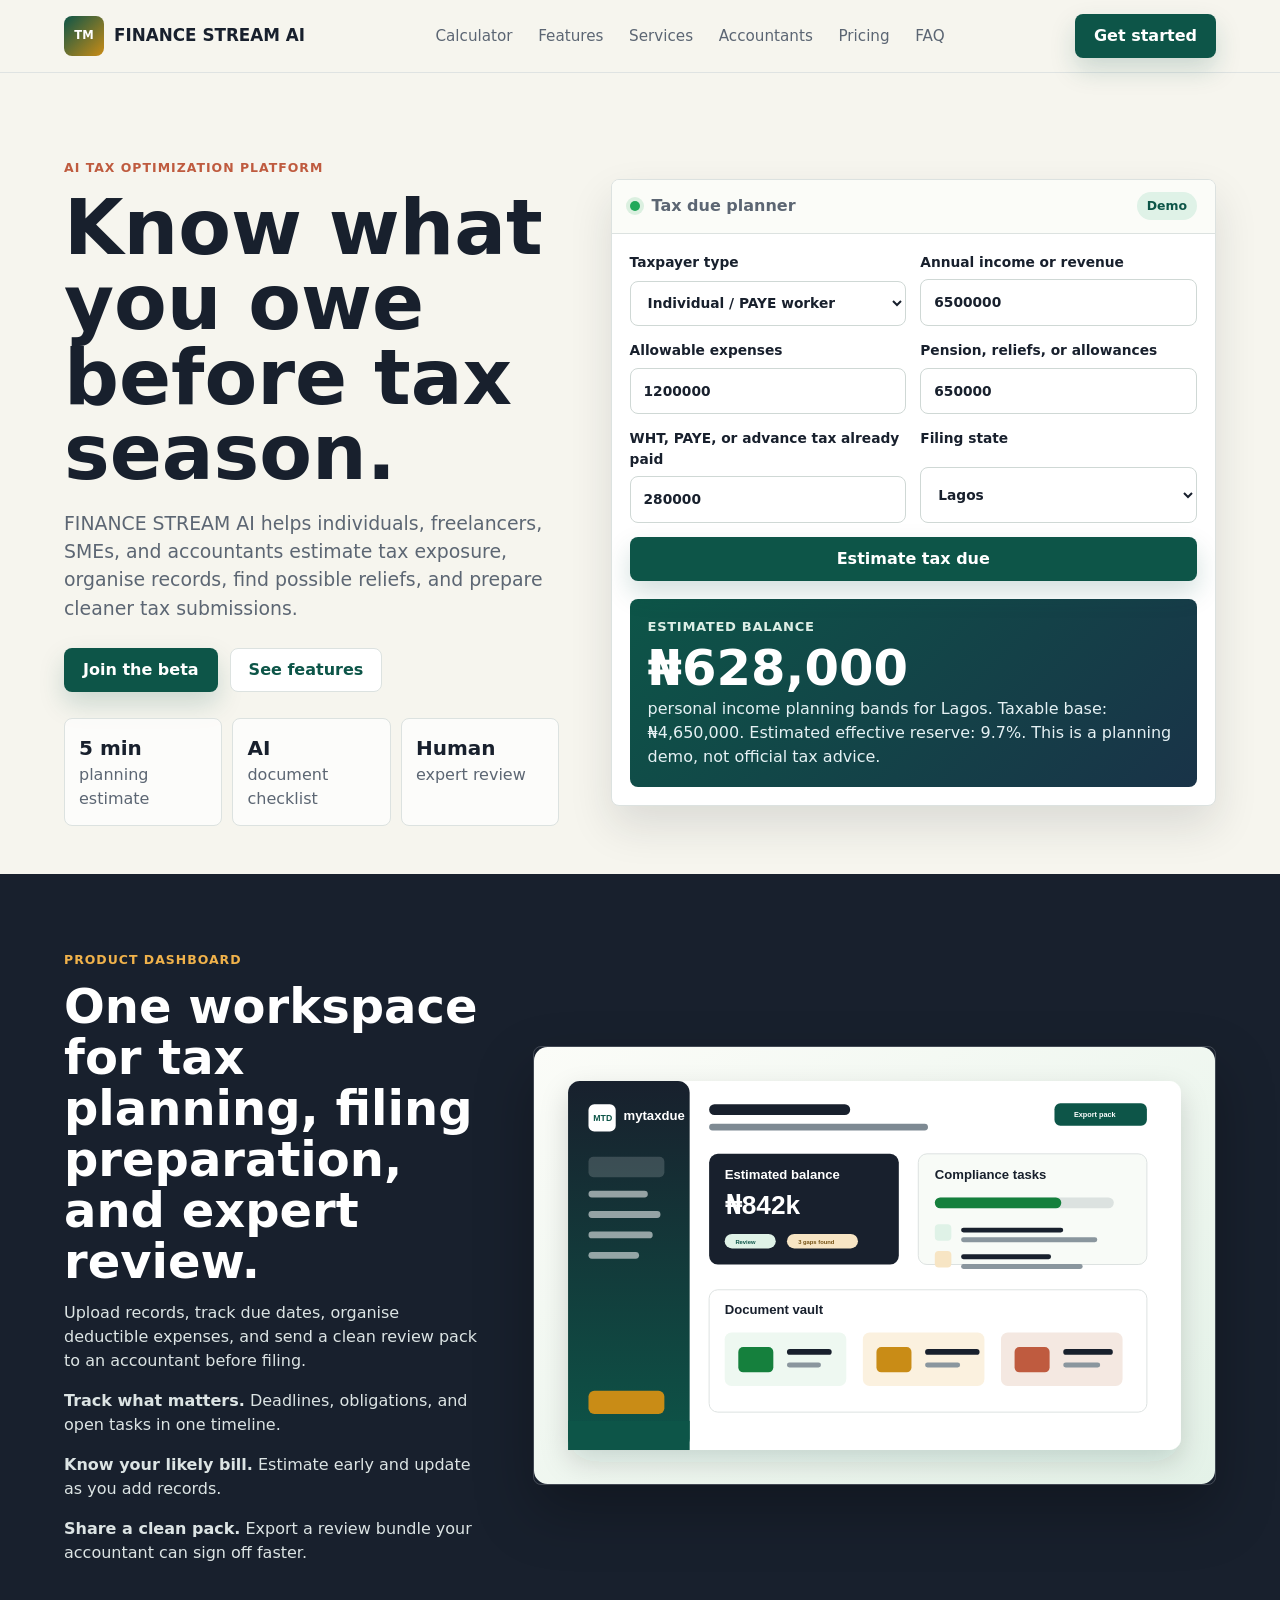
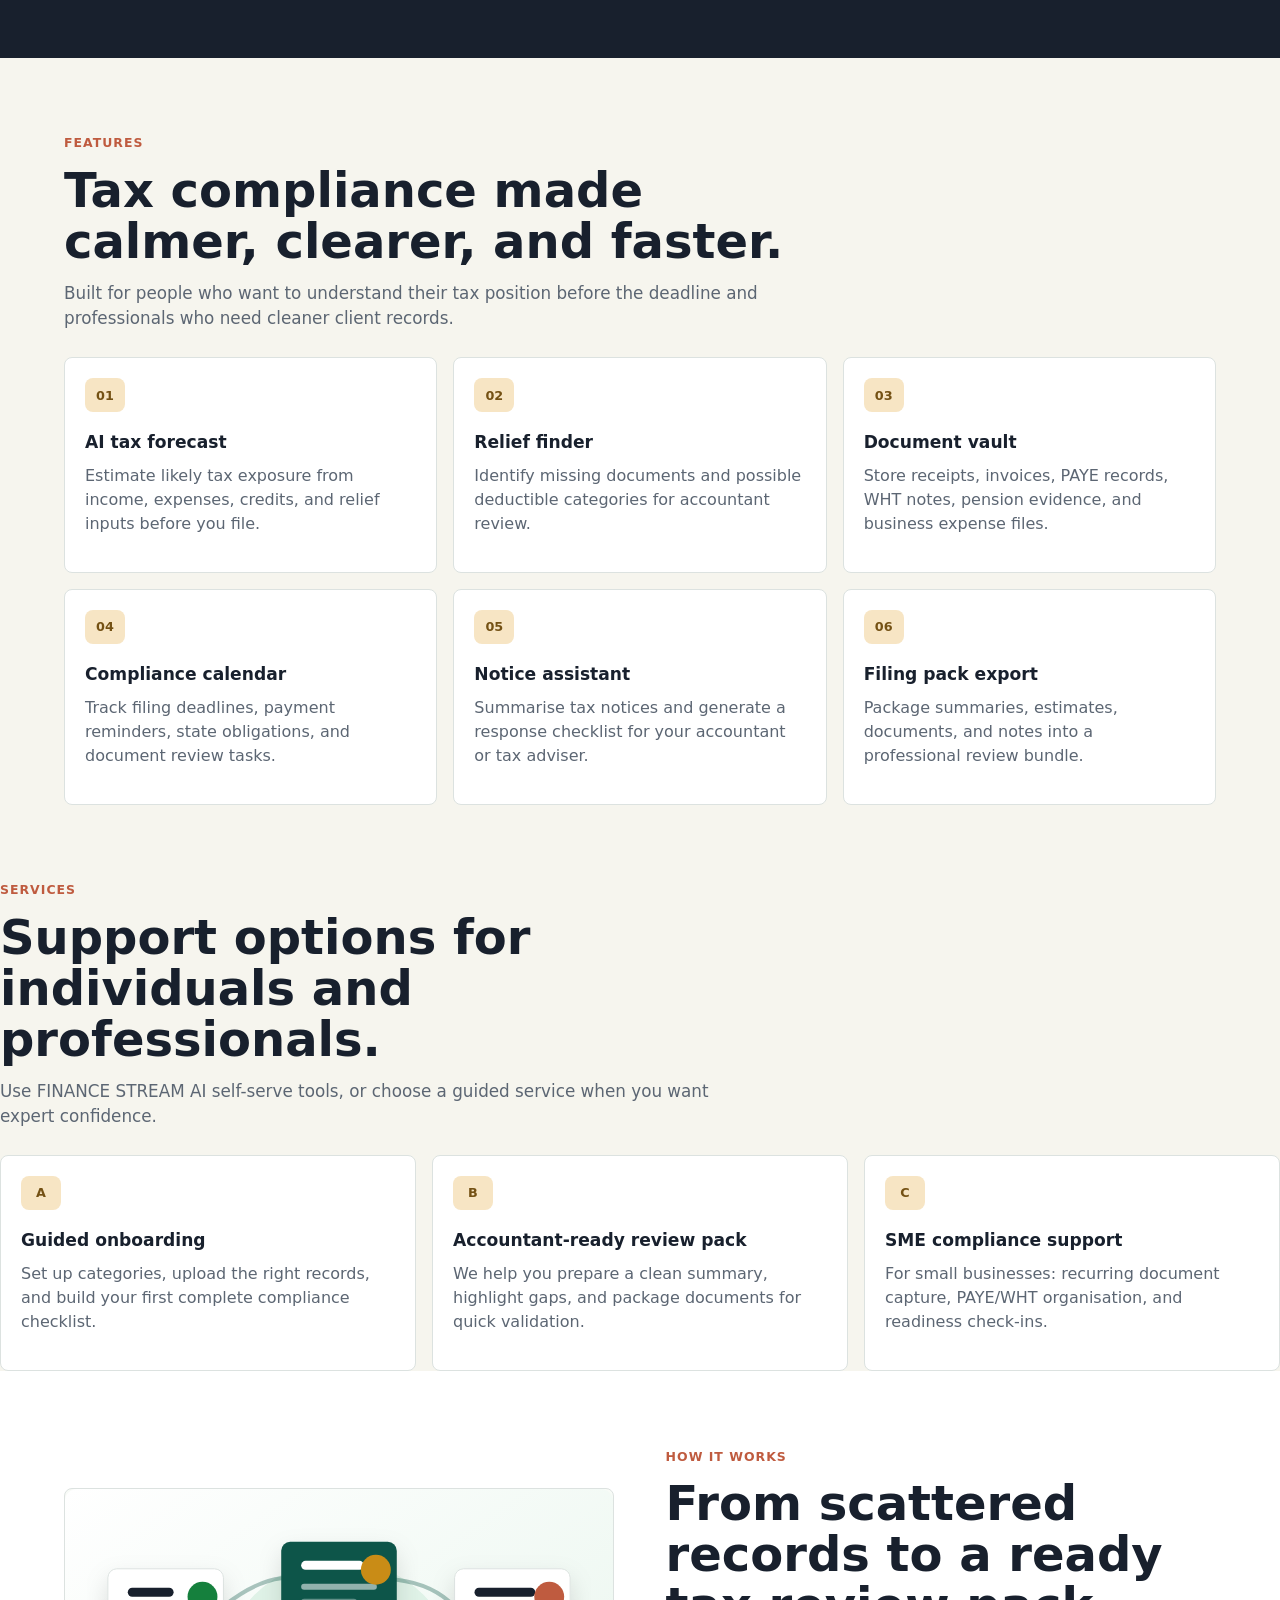
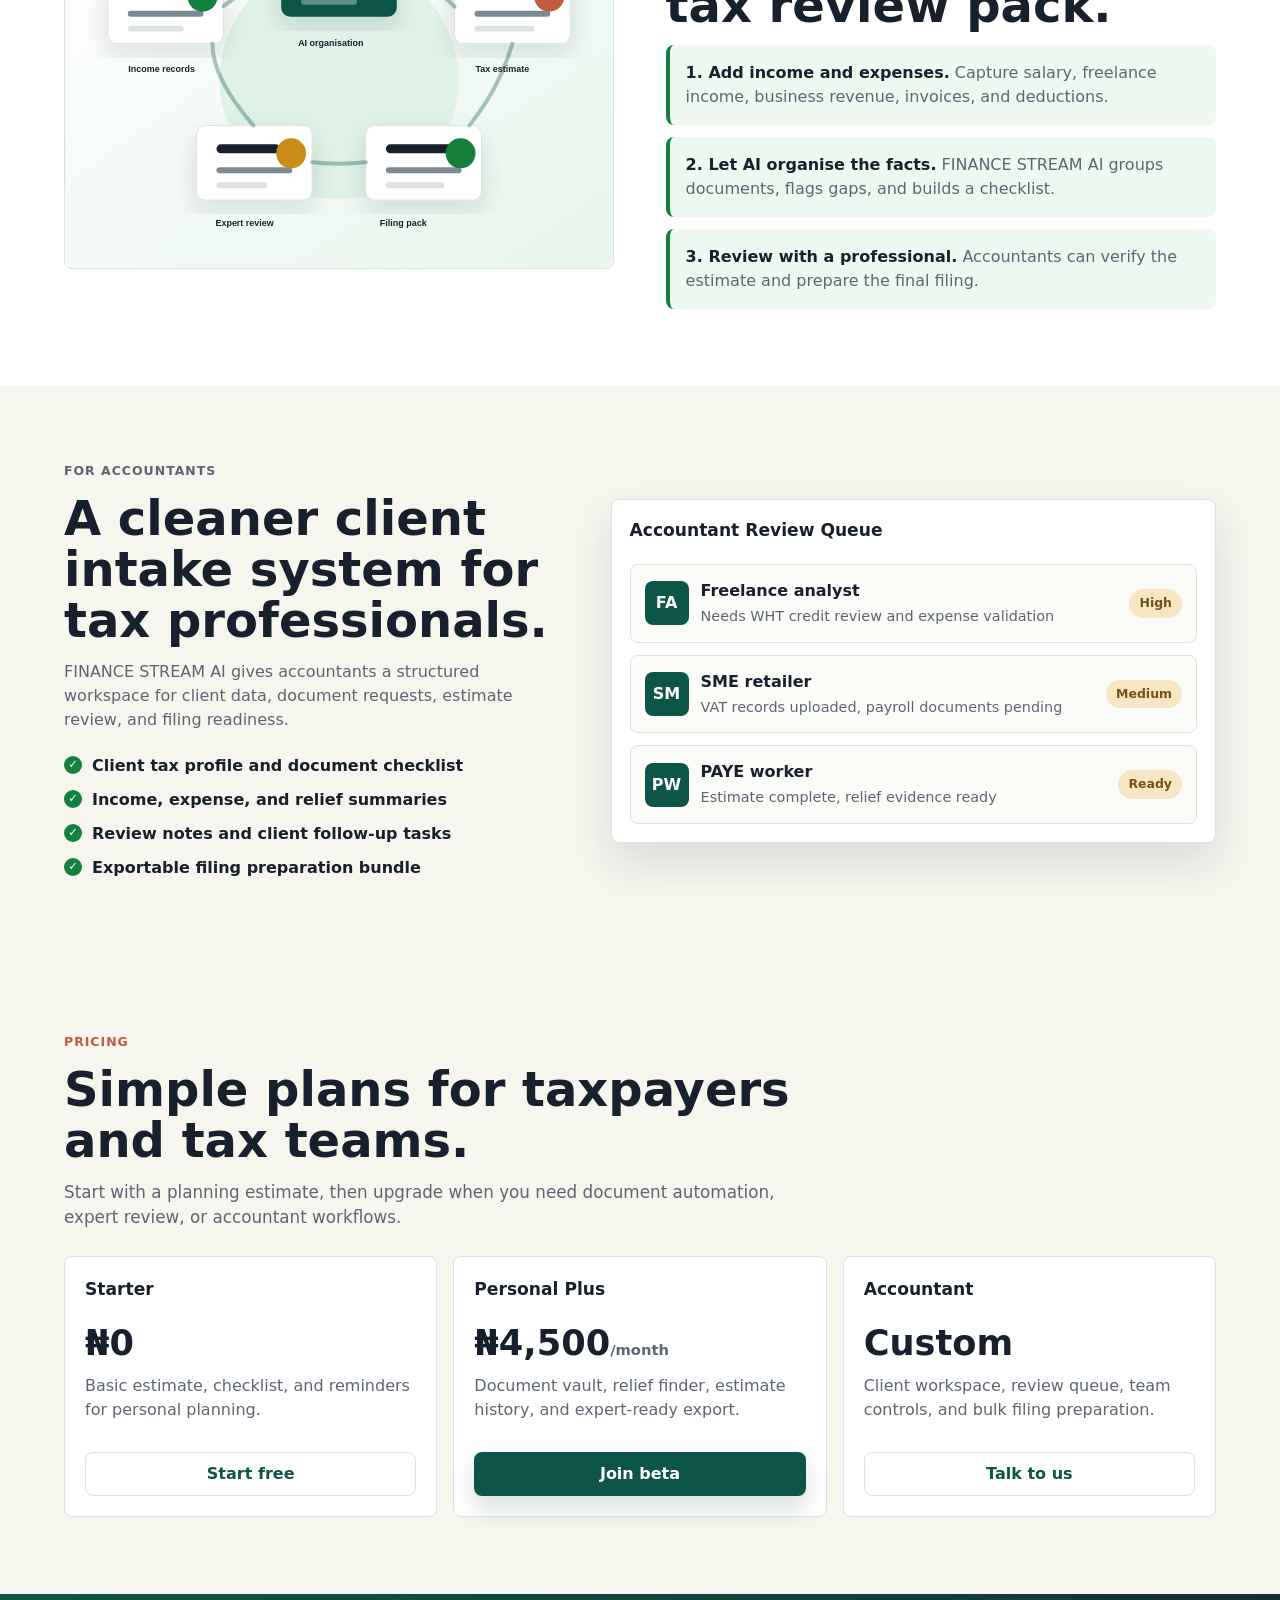
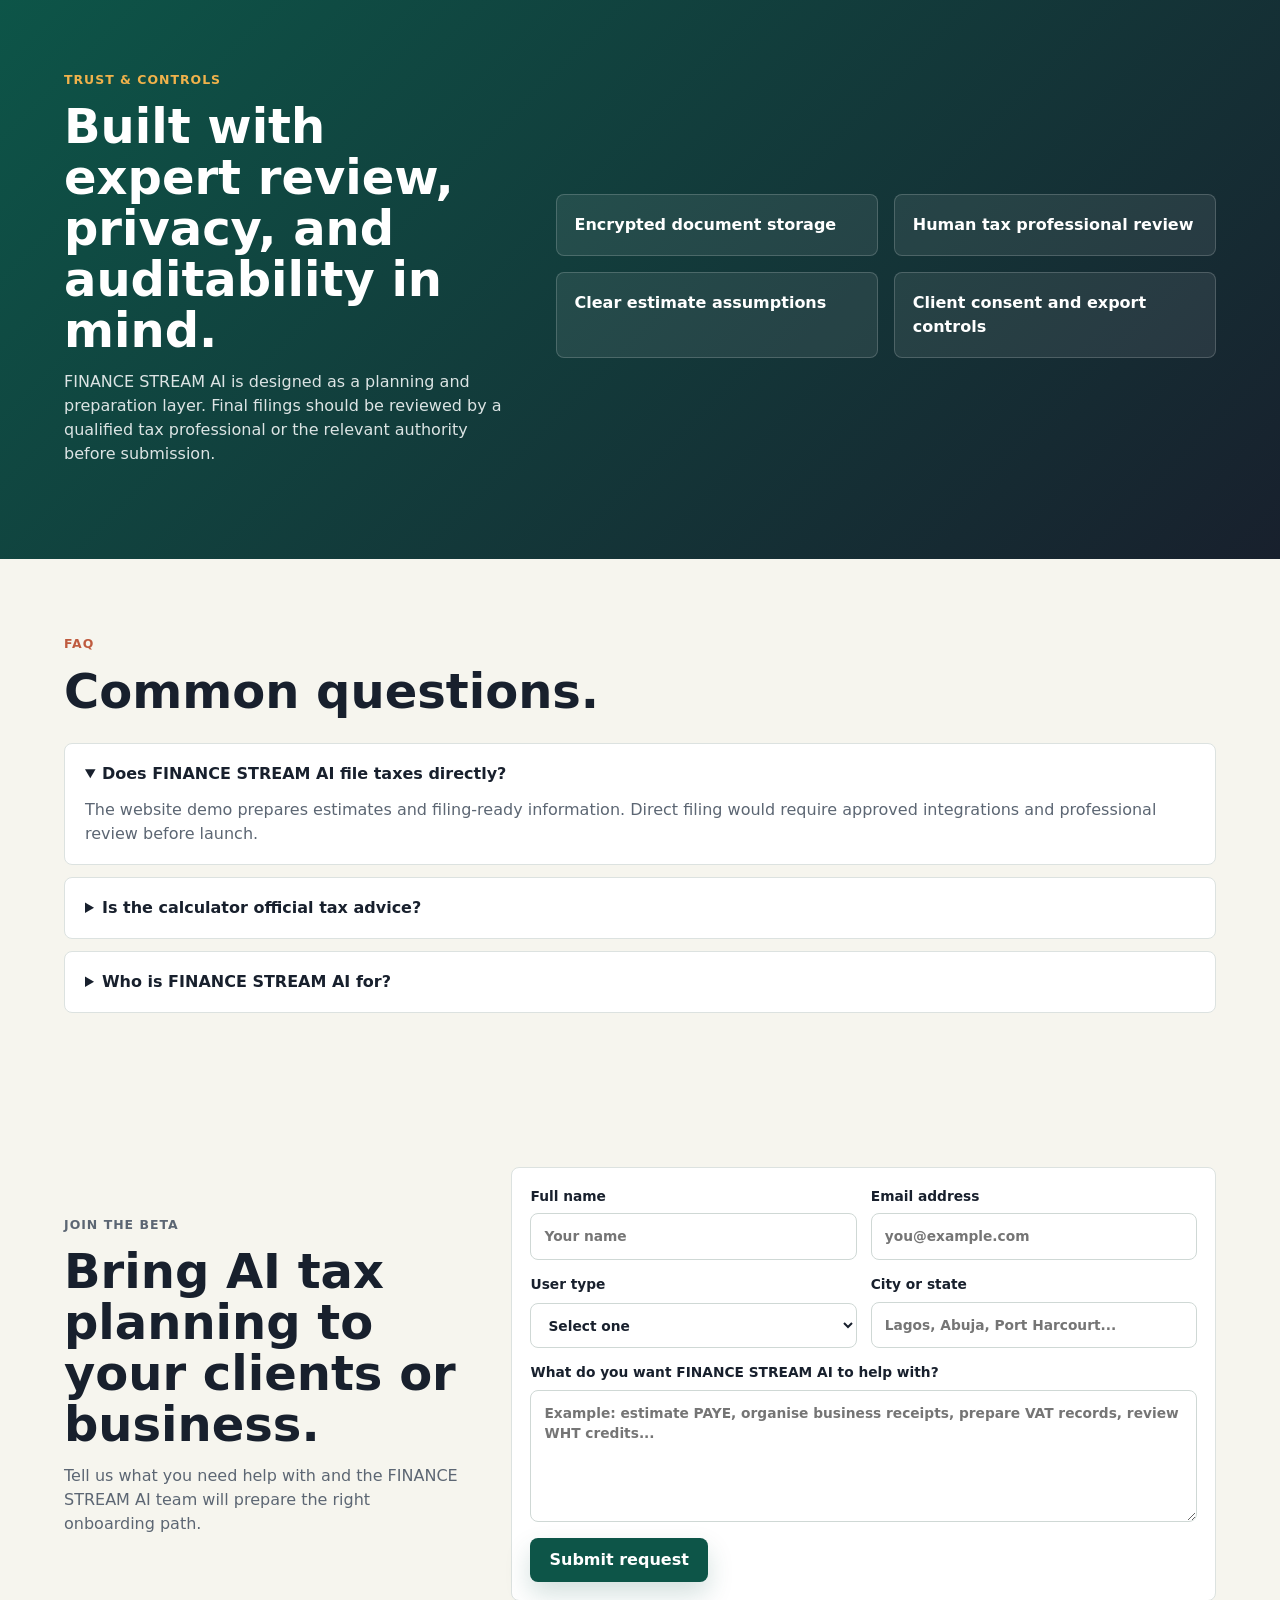
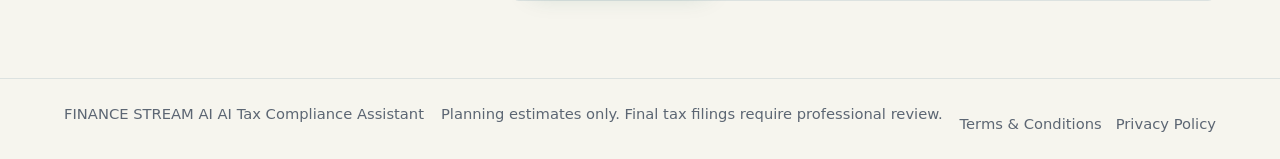
<file: index.html>
﻿<!DOCTYPE html>
<html lang="en">
  <head>
    <meta charset="UTF-8" />
    <meta name="viewport" content="width=device-width, initial-scale=1.0" />
    <title>FINANCE STREAM AI | AI Tax Compliance Assistant</title>
    <meta
      name="description"
      content="FINANCE STREAM AI helps Nigerian taxpayers and businesses estimate tax exposure, organise documents, discover relief opportunities, and prepare for compliant filing."
    />
    <link rel="icon" type="image/svg+xml" href="favicon.svg" />
    <link rel="stylesheet" href="styles.css" />
  </head>
  <body>
    <header class="site-header">
      <a class="brand" href="index.html#top" aria-label="FINANCE STREAM AI home">
        <span class="brand-mark">TM</span>
        <span>FINANCE STREAM AI</span>
      </a>
      <nav class="nav-links" aria-label="Primary navigation">
        <a href="index.html#calculator">Calculator</a>
        <a href="index.html#features">Features</a>
        <a href="index.html#services">Services</a>
        <a href="index.html#accountants">Accountants</a>
        <a href="index.html#pricing">Pricing</a>
        <a href="index.html#faq">FAQ</a>
      </nav>
      <a class="header-action" href="index.html#contact">Get started</a>
    </header>

    <main id="top">
      <section class="hero-shell" id="calculator">
        <div class="hero-copy">
          <p class="eyebrow">AI Tax Optimization Platform</p>
          <h1>Know what you owe before tax season.</h1>
          <p class="lead">
            FINANCE STREAM AI helps individuals, freelancers, SMEs, and accountants
            estimate tax exposure, organise records, find possible reliefs, and
            prepare cleaner tax submissions.
          </p>
          <div class="hero-actions">
            <a class="primary-button" href="index.html#contact">Join the beta</a>
            <a class="secondary-button" href="index.html#features">See features</a>
          </div>
          <div class="proof-strip" aria-label="Platform benefits">
            <span><strong>5 min</strong> planning estimate</span>
            <span><strong>AI</strong> document checklist</span>
            <span><strong>Human</strong> expert review</span>
          </div>
        </div>

        <section class="tax-card" aria-labelledby="estimateTitle">
          <div class="card-toolbar">
            <span class="status-dot"></span>
            <span>Tax due planner</span>
            <span class="toolbar-pill">Demo</span>
          </div>
          <form id="taxForm" class="tax-form">
            <label>
              Taxpayer type
              <select id="taxpayerType">
                <option value="individual">Individual / PAYE worker</option>
                <option value="freelancer">Freelancer / Sole proprietor</option>
                <option value="sme">Registered SME</option>
              </select>
            </label>
            <label>
              Annual income or revenue
              <input id="grossIncome" type="number" min="0" step="1000" value="6500000" />
            </label>
            <label>
              Allowable expenses
              <input id="expenses" type="number" min="0" step="1000" value="1200000" />
            </label>
            <label>
              Pension, reliefs, or allowances
              <input id="reliefs" type="number" min="0" step="1000" value="650000" />
            </label>
            <label>
              WHT, PAYE, or advance tax already paid
              <input id="credits" type="number" min="0" step="1000" value="280000" />
            </label>
            <label>
              Filing state
              <select id="state">
                <option>Lagos</option>
                <option>Abuja FCT</option>
                <option>Rivers</option>
                <option>Kano</option>
                <option>Ogun</option>
                <option>Other Nigerian state</option>
              </select>
            </label>
            <button class="primary-button wide-field" type="submit">Estimate tax due</button>
          </form>
          <div class="estimate-result" id="estimateResult">
            <p id="estimateTitle" class="result-label">Estimated balance</p>
            <strong id="taxDue">₦0</strong>
            <span id="taxSummary">Complete the planner to view an estimate.</span>
          </div>
        </section>
      </section>

      <section class="dashboard-band">
        <div class="dashboard-copy">
          <p class="eyebrow">Product Dashboard</p>
          <h2>One workspace for tax planning, filing preparation, and expert review.</h2>
          <p>
            Upload records, track due dates, organise deductible expenses, and
            send a clean review pack to an accountant before filing.
          </p>
          <div class="mini-list">
            <p><strong>Track what matters.</strong> Deadlines, obligations, and open tasks in one timeline.</p>
            <p><strong>Know your likely bill.</strong> Estimate early and update as you add records.</p>
            <p><strong>Share a clean pack.</strong> Export a review bundle your accountant can sign off faster.</p>
          </div>
        </div>
        <img
          src="assets/tax-dashboard.svg"
          alt="FINANCE STREAM AI dashboard showing tax estimate, compliance tasks, and documents"
          class="dashboard-image"
        />
      </section>

      <section class="features-section" id="features">
        <div class="section-heading">
          <p class="eyebrow">Features</p>
          <h2>Tax compliance made calmer, clearer, and faster.</h2>
          <p>
            Built for people who want to understand their tax position before
            the deadline and professionals who need cleaner client records.
          </p>
        </div>
        <div class="feature-grid">
          <article>
            <span class="feature-icon">01</span>
            <h3>AI tax forecast</h3>
            <p>
              Estimate likely tax exposure from income, expenses, credits, and
              relief inputs before you file.
            </p>
          </article>
          <article>
            <span class="feature-icon">02</span>
            <h3>Relief finder</h3>
            <p>
              Identify missing documents and possible deductible categories for
              accountant review.
            </p>
          </article>
          <article>
            <span class="feature-icon">03</span>
            <h3>Document vault</h3>
            <p>
              Store receipts, invoices, PAYE records, WHT notes, pension
              evidence, and business expense files.
            </p>
          </article>
          <article>
            <span class="feature-icon">04</span>
            <h3>Compliance calendar</h3>
            <p>
              Track filing deadlines, payment reminders, state obligations, and
              document review tasks.
            </p>
          </article>
          <article>
            <span class="feature-icon">05</span>
            <h3>Notice assistant</h3>
            <p>
              Summarise tax notices and generate a response checklist for your
              accountant or tax adviser.
            </p>
          </article>
          <article>
            <span class="feature-icon">06</span>
            <h3>Filing pack export</h3>
            <p>
              Package summaries, estimates, documents, and notes into a
              professional review bundle.
            </p>
          </article>
        </div>
      </section>

      <section class="services-section" id="services">
        <div class="section-heading">
          <p class="eyebrow">Services</p>
          <h2>Support options for individuals and professionals.</h2>
          <p>Use FINANCE STREAM AI self-serve tools, or choose a guided service when you want expert confidence.</p>
        </div>
        <div class="feature-grid">
          <article>
            <span class="feature-icon">A</span>
            <h3>Guided onboarding</h3>
            <p>Set up categories, upload the right records, and build your first complete compliance checklist.</p>
          </article>
          <article>
            <span class="feature-icon">B</span>
            <h3>Accountant-ready review pack</h3>
            <p>We help you prepare a clean summary, highlight gaps, and package documents for quick validation.</p>
          </article>
          <article>
            <span class="feature-icon">C</span>
            <h3>SME compliance support</h3>
            <p>For small businesses: recurring document capture, PAYE/WHT organisation, and readiness check-ins.</p>
          </article>
        </div>
      </section>
      <section class="workflow-section">
        <img
          src="assets/tax-workflow.svg"
          alt="Tax workflow from income records to expert review and filing readiness"
          class="workflow-image"
        />
        <div>
          <p class="eyebrow">How It Works</p>
          <h2>From scattered records to a ready tax review pack.</h2>
          <div class="workflow-list">
            <p><strong>1. Add income and expenses.</strong> Capture salary, freelance income, business revenue, invoices, and deductions.</p>
            <p><strong>2. Let AI organise the facts.</strong> FINANCE STREAM AI groups documents, flags gaps, and builds a checklist.</p>
            <p><strong>3. Review with a professional.</strong> Accountants can verify the estimate and prepare the final filing.</p>
          </div>
        </div>
      </section>

      <section class="accountant-section" id="accountants">
        <div class="accountant-copy">
          <p class="eyebrow">For Accountants</p>
          <h2>A cleaner client intake system for tax professionals.</h2>
          <p>
            FINANCE STREAM AI gives accountants a structured workspace for client data,
            document requests, estimate review, and filing readiness.
          </p>
          <ul class="check-list">
            <li>Client tax profile and document checklist</li>
            <li>Income, expense, and relief summaries</li>
            <li>Review notes and client follow-up tasks</li>
            <li>Exportable filing preparation bundle</li>
          </ul>
        </div>
        <div class="accountant-panel">
          <h3>Accountant Review Queue</h3>
          <div class="queue-item">
            <span>FA</span>
            <div>
              <strong>Freelance analyst</strong>
              <p>Needs WHT credit review and expense validation</p>
            </div>
            <em>High</em>
          </div>
          <div class="queue-item">
            <span>SM</span>
            <div>
              <strong>SME retailer</strong>
              <p>VAT records uploaded, payroll documents pending</p>
            </div>
            <em>Medium</em>
          </div>
          <div class="queue-item">
            <span>PW</span>
            <div>
              <strong>PAYE worker</strong>
              <p>Estimate complete, relief evidence ready</p>
            </div>
            <em>Ready</em>
          </div>
        </div>
      </section>

      <section class="pricing-section" id="pricing">
        <div class="section-heading">
          <p class="eyebrow">Pricing</p>
          <h2>Simple plans for taxpayers and tax teams.</h2>
          <p>
            Start with a planning estimate, then upgrade when you need document
            automation, expert review, or accountant workflows.
          </p>
        </div>
        <div class="pricing-grid">
          <article>
            <h3>Starter</h3>
            <p class="price">₦0</p>
            <p>Basic estimate, checklist, and reminders for personal planning.</p>
            <a class="secondary-button" href="index.html#contact">Start free</a>
          </article>
          <article class="featured-plan">
            <h3>Personal Plus</h3>
            <p class="price">₦4,500<span>/month</span></p>
            <p>Document vault, relief finder, estimate history, and expert-ready export.</p>
            <a class="primary-button" href="index.html#contact">Join beta</a>
          </article>
          <article>
            <h3>Accountant</h3>
            <p class="price">Custom</p>
            <p>Client workspace, review queue, team controls, and bulk filing preparation.</p>
            <a class="secondary-button" href="index.html#contact">Talk to us</a>
          </article>
        </div>
      </section>

      <section class="security-section">
        <div>
          <p class="eyebrow">Trust & Controls</p>
          <h2>Built with expert review, privacy, and auditability in mind.</h2>
          <p>
            FINANCE STREAM AI is designed as a planning and preparation layer. Final
            filings should be reviewed by a qualified tax professional or the
            relevant authority before submission.
          </p>
        </div>
        <div class="security-grid">
          <span>Encrypted document storage</span>
          <span>Human tax professional review</span>
          <span>Clear estimate assumptions</span>
          <span>Client consent and export controls</span>
        </div>
      </section>

      <section class="faq-section" id="faq">
        <div class="section-heading">
          <p class="eyebrow">FAQ</p>
          <h2>Common questions.</h2>
        </div>
        <div class="faq-list">
          <details open>
            <summary>Does FINANCE STREAM AI file taxes directly?</summary>
            <p>
              The website demo prepares estimates and filing-ready information.
              Direct filing would require approved integrations and professional
              review before launch.
            </p>
          </details>
          <details>
            <summary>Is the calculator official tax advice?</summary>
            <p>
              No. It is a planning demo that helps users understand possible
              exposure. Final tax positions should be verified by a qualified
              adviser or tax authority.
            </p>
          </details>
          <details>
            <summary>Who is FINANCE STREAM AI for?</summary>
            <p>
              Individuals, freelancers, SMEs, and accountants who need a clearer
              way to organise tax information and prepare for compliance.
            </p>
          </details>
        </div>
      </section>

      <section class="contact-section" id="contact">
        <div class="contact-copy">
          <p class="eyebrow">Join The Beta</p>
          <h2>Bring AI tax planning to your clients or business.</h2>
          <p>
            Tell us what you need help with and the FINANCE STREAM AI team will prepare
            the right onboarding path.
          </p>
        </div>
        <form class="contact-form" id="contactForm">
          <div class="form-grid">
            <label>
              Full name
              <input id="leadName" type="text" placeholder="Your name" required />
            </label>
            <label>
              Email address
              <input id="leadEmail" type="email" placeholder="you@example.com" required />
            </label>
            <label>
              User type
              <select id="leadType" required>
                <option value="">Select one</option>
                <option>Individual taxpayer</option>
                <option>Freelancer</option>
                <option>SME owner</option>
                <option>Accountant / tax adviser</option>
              </select>
            </label>
            <label>
              City or state
              <input id="leadLocation" type="text" placeholder="Lagos, Abuja, Port Harcourt..." required />
            </label>
            <label class="wide-field">
              What do you want FINANCE STREAM AI to help with?
              <textarea
                id="leadMessage"
                rows="5"
                placeholder="Example: estimate PAYE, organise business receipts, prepare VAT records, review WHT credits..."
                required
              ></textarea>
            </label>
          </div>
          <div class="form-actions">
            <button class="primary-button" type="submit">Submit request</button>
            <p class="form-status" id="formStatus" role="status" aria-live="polite"></p>
          </div>
        </form>
      </section>
    </main>

    <footer class="site-footer">
      <span>FINANCE STREAM AI AI Tax Compliance Assistant</span>
      <span>Planning estimates only. Final tax filings require professional review.</span>
    
      <div class="footer-links" style="margin-top:10px; display:flex; gap:14px; flex-wrap:wrap">
        <a href="terms.html">Terms &amp; Conditions</a>
        <a href="privacy.html">Privacy Policy</a>
      </div>
</footer>

    <script src="script.js"></script>
  </body>
</html>
</file>
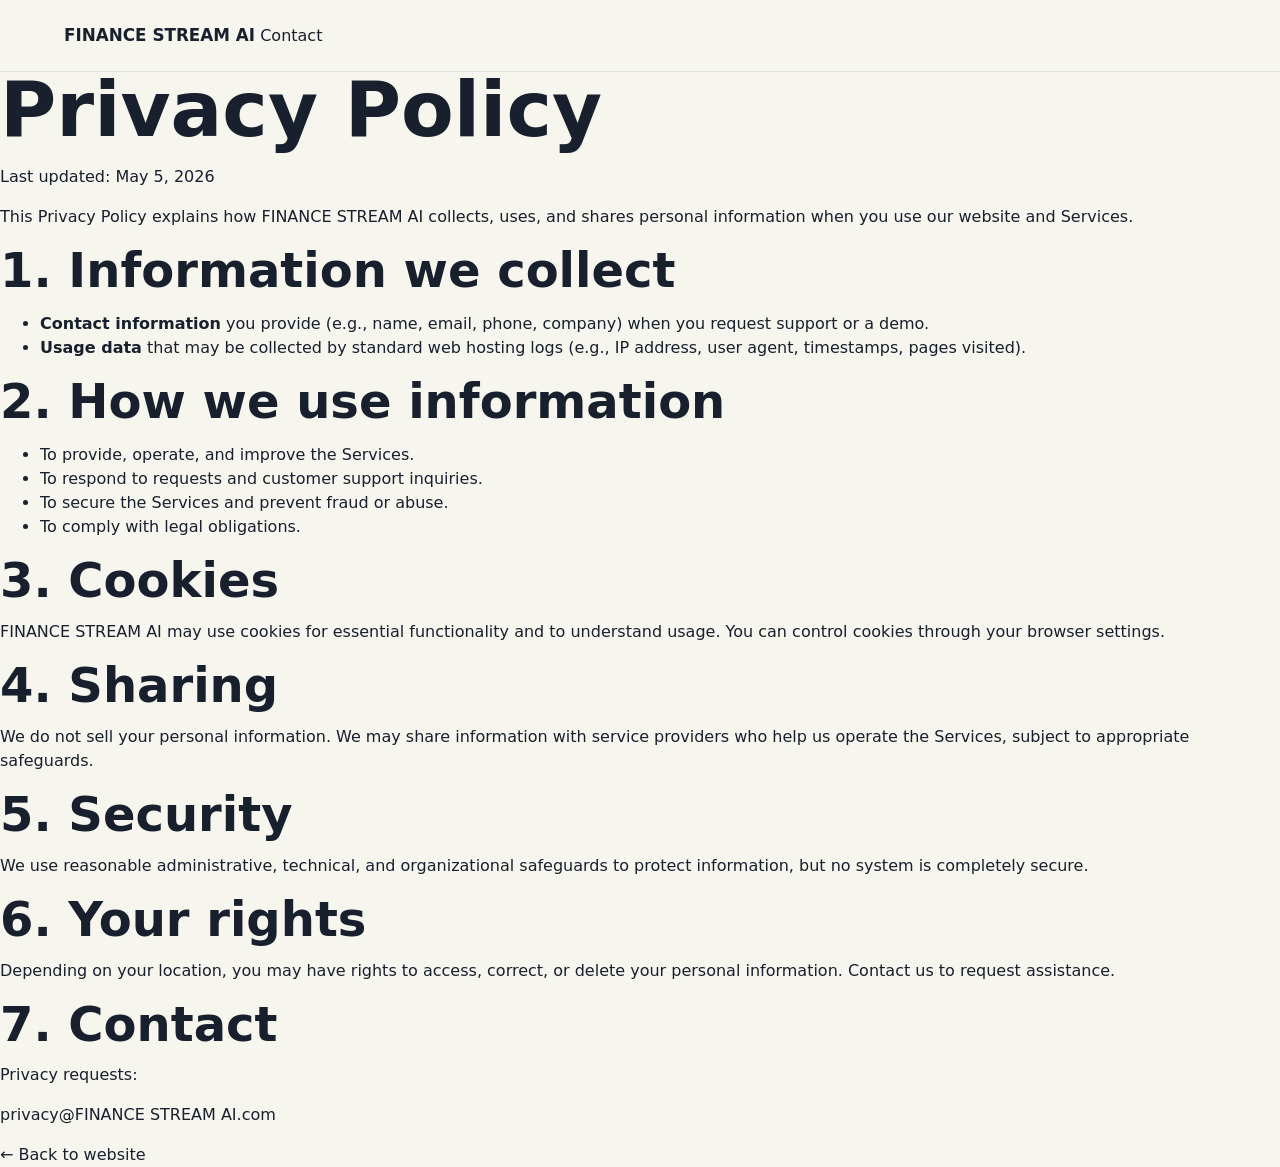
<file: privacy.html>
﻿<!doctype html>
<html lang="en">
<head>
  <meta charset="utf-8" />
  <meta name="viewport" content="width=device-width, initial-scale=1" />
  <title>Privacy Policy — FINANCE STREAM AI</title>
  <meta name="description" content="FINANCE STREAM AI Privacy Policy" />
  <link rel="icon" type="image/svg+xml" href="favicon.svg" />
  <link rel="stylesheet" href="styles.css" />
</head>
<body>
  <header class="site-header" id="top">
    <nav class="nav">
      <a class="brand" href="index.html" aria-label="Back to FINANCE STREAM AI">
        <span class="brand-text">FINANCE STREAM AI</span>
      </a>
      <a class="btn btn-ghost" href="index.html#contact">Contact</a>
    </nav>
  </header>

  <main class="legal">
    <div class="container">
      <h1>Privacy Policy</h1>
      <p class="muted">Last updated: May 5, 2026</p>

      <div class="legal-card">
        <p>This Privacy Policy explains how FINANCE STREAM AI collects, uses, and shares personal information when you use our website and Services.</p>

        <h2>1. Information we collect</h2>
        <ul>
          <li><strong>Contact information</strong> you provide (e.g., name, email, phone, company) when you request support or a demo.</li>
          <li><strong>Usage data</strong> that may be collected by standard web hosting logs (e.g., IP address, user agent, timestamps, pages visited).</li>
        </ul>

        <h2>2. How we use information</h2>
        <ul>
          <li>To provide, operate, and improve the Services.</li>
          <li>To respond to requests and customer support inquiries.</li>
          <li>To secure the Services and prevent fraud or abuse.</li>
          <li>To comply with legal obligations.</li>
        </ul>

        <h2>3. Cookies</h2>
        <p>FINANCE STREAM AI may use cookies for essential functionality and to understand usage. You can control cookies through your browser settings.</p>

        <h2>4. Sharing</h2>
        <p>We do not sell your personal information. We may share information with service providers who help us operate the Services, subject to appropriate safeguards.</p>

        <h2>5. Security</h2>
        <p>We use reasonable administrative, technical, and organizational safeguards to protect information, but no system is completely secure.</p>

        <h2>6. Your rights</h2>
        <p>Depending on your location, you may have rights to access, correct, or delete your personal information. Contact us to request assistance.</p>

        <h2>7. Contact</h2>
        <p>Privacy requests: <p>privacy@FINANCE STREAM AI.com </p> </p>
      </div>

      <a class="backlink" href="index.html">← Back to website</a>
    </div>
  </main>

 
</body>
</html>
</file>
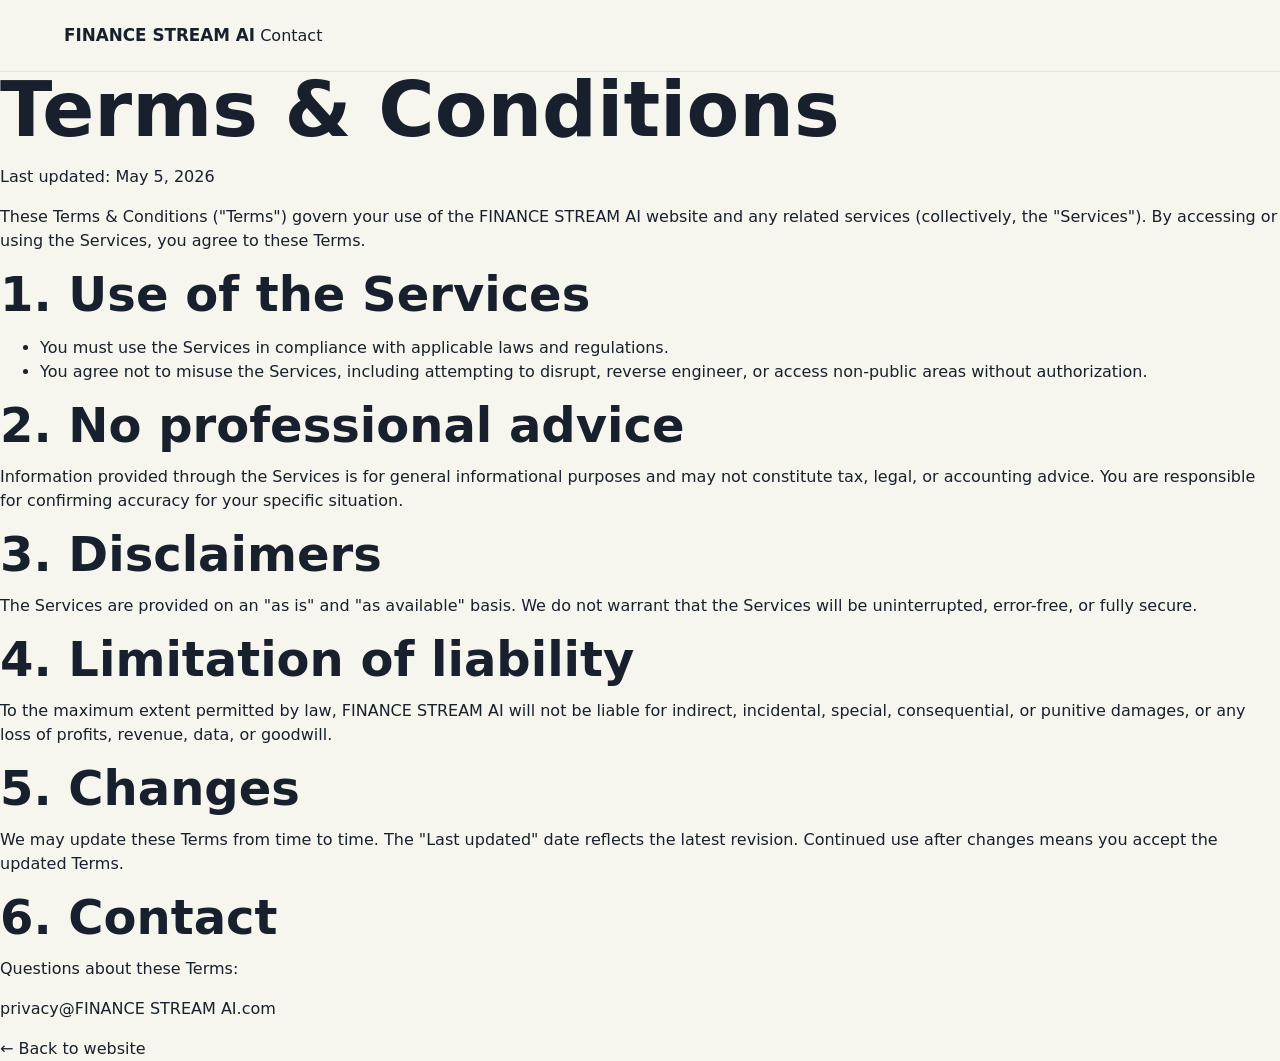
<file: terms.html>
﻿<!doctype html>
<html lang="en">
<head>
  <meta charset="utf-8" />
  <meta name="viewport" content="width=device-width, initial-scale=1" />
  <title>Terms & Conditions — FINANCE STREAM AI</title>
  <meta name="description" content="FINANCE STREAM AI Terms & Conditions" />
  <link rel="stylesheet" href="styles.css" />
  <link rel="icon" type="image/svg+xml" href="favicon.svg" />
</head>
<body>
  <header class="site-header" id="top">
    <nav class="nav">
      <a class="brand" href="index.html" aria-label="Back to FINANCE STREAM AI">
        <span class="brand-text">FINANCE STREAM AI</span>
      </a>
      <a class="btn btn-ghost" href="index.html#contact">Contact</a>
    </nav>
  </header>

  <main class="legal">
    <div class="container">
      <h1>Terms & Conditions</h1>
      <p class="muted">Last updated: May 5, 2026</p>

      <div class="legal-card">
        <p>These Terms & Conditions ("Terms") govern your use of the FINANCE STREAM AI website and any related services (collectively, the "Services"). By accessing or using the Services, you agree to these Terms.</p>

        <h2>1. Use of the Services</h2>
        <ul>
          <li>You must use the Services in compliance with applicable laws and regulations.</li>
          <li>You agree not to misuse the Services, including attempting to disrupt, reverse engineer, or access non-public areas without authorization.</li>
        </ul>

        <h2>2. No professional advice</h2>
        <p>Information provided through the Services is for general informational purposes and may not constitute tax, legal, or accounting advice. You are responsible for confirming accuracy for your specific situation.</p>

        <h2>3. Disclaimers</h2>
        <p>The Services are provided on an "as is" and "as available" basis. We do not warrant that the Services will be uninterrupted, error-free, or fully secure.</p>

        <h2>4. Limitation of liability</h2>
        <p>To the maximum extent permitted by law, FINANCE STREAM AI will not be liable for indirect, incidental, special, consequential, or punitive damages, or any loss of profits, revenue, data, or goodwill.</p>

        <h2>5. Changes</h2>
        <p>We may update these Terms from time to time. The "Last updated" date reflects the latest revision. Continued use after changes means you accept the updated Terms.</p>

        <h2>6. Contact</h2>
        <p>Questions about these Terms: <p>privacy@FINANCE STREAM AI.com </p> </p>
      </div>

      <a class="backlink" href="index.html">← Back to website</a>
    </div>
  </main>
</file>
<file: styles.css>
:root {
  --ink: #18202d;
  --muted: #5c6673;
  --paper: #f6f5ee;
  --panel: #ffffff;
  --line: #dce2e0;
  --forest: #0d5548;
  --green: #15803d;
  --mint: #dff2e7;
  --amber: #c98c16;
  --clay: #bf5b3f;
  --sky: #e5f1f4;
  --shadow: 0 20px 44px rgba(24, 32, 45, 0.12);
  --radius: 8px;
}

* {
  box-sizing: border-box;
}

html {
  scroll-behavior: smooth;
}

body {
  margin: 0;
  background: var(--paper);
  color: var(--ink);
  font-family: Inter, ui-sans-serif, system-ui, -apple-system, BlinkMacSystemFont,
    "Segoe UI", sans-serif;
  line-height: 1.5;
}

img,
svg {
  display: block;
  max-width: 100%;
}

a {
  color: inherit;
  text-decoration: none;
}

button,
input,
select,
textarea {
  font: inherit;
}

button {
  cursor: pointer;
}

.site-header {
  position: sticky;
  top: 0;
  z-index: 20;
  display: flex;
  align-items: center;
  justify-content: space-between;
  gap: 20px;
  min-height: 72px;
  padding: 14px clamp(18px, 5vw, 64px);
  background: rgba(246, 245, 238, 0.94);
  border-bottom: 1px solid rgba(220, 226, 224, 0.9);
  backdrop-filter: blur(14px);
}

.brand {
  display: inline-flex;
  align-items: center;
  gap: 10px;
  min-width: max-content;
  font-size: 1.05rem;
  font-weight: 850;
}

.brand-mark {
  display: grid;
  place-items: center;
  width: 40px;
  height: 40px;
  border-radius: var(--radius);
  color: #fff;
  background: linear-gradient(135deg, var(--forest), var(--amber));
  font-size: 0.72rem;
}

.nav-links {
  display: flex;
  align-items: center;
  justify-content: center;
  gap: clamp(12px, 2vw, 28px);
  color: var(--muted);
  font-size: 0.95rem;
}

.nav-links a {
  padding: 8px 0;
}

.nav-links a:hover {
  color: var(--forest);
}

.header-action,
.primary-button,
.secondary-button {
  display: inline-flex;
  align-items: center;
  justify-content: center;
  min-height: 44px;
  border: 1px solid transparent;
  border-radius: var(--radius);
  padding: 0 18px;
  font-weight: 800;
  white-space: nowrap;
  transition: transform 160ms ease, box-shadow 160ms ease, border-color 160ms ease;
}

.header-action,
.primary-button {
  color: #fff;
  background: var(--forest);
  box-shadow: 0 12px 26px rgba(13, 85, 72, 0.18);
}

.secondary-button {
  color: var(--forest);
  background: #fff;
  border-color: var(--line);
}

.header-action:hover,
.primary-button:hover,
.secondary-button:hover {
  transform: translateY(-1px);
  box-shadow: 0 14px 30px rgba(24, 32, 45, 0.13);
}

.hero-shell {
  display: grid;
  grid-template-columns: minmax(0, 0.9fr) minmax(420px, 1.1fr);
  gap: clamp(24px, 4vw, 52px);
  align-items: center;
  padding: clamp(38px, 7vw, 86px) clamp(18px, 5vw, 64px) 48px;
}

.hero-copy {
  max-width: 650px;
}

.eyebrow {
  margin: 0 0 12px;
  color: var(--clay);
  font-size: 0.78rem;
  font-weight: 900;
  letter-spacing: 0.08em;
  text-transform: uppercase;
}

h1,
h2,
h3,
p {
  margin-top: 0;
}

h1 {
  margin-bottom: 18px;
  font-size: clamp(2.35rem, 7vw, 4.8rem);
  line-height: 0.98;
  letter-spacing: 0;
}

h2 {
  margin-bottom: 14px;
  font-size: clamp(1.85rem, 4vw, 3rem);
  line-height: 1.06;
  letter-spacing: 0;
}

h3 {
  margin-bottom: 8px;
  font-size: 1.07rem;
}

.lead {
  max-width: 60ch;
  color: var(--muted);
  font-size: clamp(1.02rem, 2vw, 1.18rem);
}

.hero-actions {
  display: flex;
  flex-wrap: wrap;
  gap: 12px;
  margin: 26px 0;
}

.proof-strip {
  display: grid;
  grid-template-columns: repeat(3, minmax(0, 1fr));
  gap: 10px;
  max-width: 580px;
}

.proof-strip span {
  min-height: 76px;
  border: 1px solid var(--line);
  border-radius: var(--radius);
  padding: 14px;
  background: rgba(255, 255, 255, 0.7);
  color: var(--muted);
}

.proof-strip strong {
  display: block;
  color: var(--ink);
  font-size: 1.25rem;
}

.tax-card,
.feature-grid article,
.pricing-grid article,
.accountant-panel,
.contact-form,
.faq-list details {
  border: 1px solid var(--line);
  border-radius: var(--radius);
  background: var(--panel);
  box-shadow: var(--shadow);
}

.tax-card {
  overflow: hidden;
}

.card-toolbar {
  display: flex;
  align-items: center;
  justify-content: space-between;
  gap: 12px;
  min-height: 54px;
  padding: 0 18px;
  border-bottom: 1px solid var(--line);
  background: #fbfcf8;
  color: var(--muted);
  font-weight: 800;
}

.status-dot {
  width: 10px;
  height: 10px;
  border-radius: 50%;
  background: #22a95a;
  box-shadow: 0 0 0 4px rgba(34, 169, 90, 0.15);
}

.toolbar-pill {
  margin-left: auto;
  border-radius: 999px;
  padding: 5px 10px;
  color: var(--forest);
  background: var(--mint);
  font-size: 0.78rem;
}

.tax-form {
  display: grid;
  grid-template-columns: repeat(2, minmax(0, 1fr));
  gap: 14px;
  padding: 18px;
}

label {
  display: grid;
  gap: 7px;
  color: var(--ink);
  font-size: 0.86rem;
  font-weight: 800;
}

input,
select,
textarea {
  width: 100%;
  border: 1px solid #cfd8d5;
  border-radius: var(--radius);
  background: #fff;
  color: var(--ink);
  padding: 12px 13px;
  outline: none;
}

textarea {
  min-height: 132px;
  resize: vertical;
}

input:focus,
select:focus,
textarea:focus {
  border-color: var(--green);
  box-shadow: 0 0 0 4px rgba(21, 128, 61, 0.1);
}

.wide-field {
  grid-column: 1 / -1;
}

.estimate-result {
  display: grid;
  gap: 4px;
  margin: 0 18px 18px;
  border-radius: var(--radius);
  padding: 18px;
  color: #fff;
  background: linear-gradient(135deg, var(--forest), #193348);
}

.result-label {
  margin-bottom: 2px;
  color: #dceee6;
  font-size: 0.82rem;
  font-weight: 850;
  letter-spacing: 0.05em;
  text-transform: uppercase;
}

.estimate-result strong {
  font-size: clamp(2rem, 5vw, 3.1rem);
  line-height: 1.02;
}

.estimate-result span {
  color: #e5f1f4;
}

.dashboard-band,
.workflow-section,
.accountant-section,
.security-section,
.contact-section {
  display: grid;
  gap: clamp(24px, 4vw, 52px);
  align-items: center;
  padding: clamp(38px, 6vw, 80px) clamp(18px, 5vw, 64px);
}

.dashboard-band {
  grid-template-columns: minmax(0, 0.76fr) minmax(380px, 1.24fr);
  background: var(--ink);
  color: #fff;
}

.dashboard-band .eyebrow {
  color: #f0b24b;
}

.dashboard-band p:not(.eyebrow) {
  color: #dce4e4;
}

.dashboard-image {
  width: 100%;
  border: 1px solid rgba(255, 255, 255, 0.18);
  border-radius: var(--radius);
  box-shadow: 0 26px 58px rgba(0, 0, 0, 0.28);
}

.features-section,
.pricing-section,
.faq-section {
  padding: clamp(38px, 6vw, 80px) clamp(18px, 5vw, 64px);
}

.section-heading {
  max-width: 760px;
  margin-bottom: 26px;
}

.section-heading p:not(.eyebrow) {
  color: var(--muted);
  font-size: 1.05rem;
}

.feature-grid,
.pricing-grid,
.security-grid {
  display: grid;
  gap: 16px;
}

.feature-grid {
  grid-template-columns: repeat(3, minmax(0, 1fr));
}

.feature-grid article,
.pricing-grid article {
  box-shadow: none;
  padding: 20px;
}

.feature-grid p,
.pricing-grid p {
  color: var(--muted);
}

.feature-icon {
  display: inline-grid;
  place-items: center;
  width: 40px;
  height: 34px;
  margin-bottom: 18px;
  border-radius: var(--radius);
  color: #745114;
  background: #f7e5c4;
  font-size: 0.8rem;
  font-weight: 900;
}

.workflow-section {
  grid-template-columns: minmax(360px, 1fr) minmax(0, 1fr);
  background: #fff;
}

.workflow-image {
  border: 1px solid var(--line);
  border-radius: var(--radius);
  background: #f8fbf7;
}

.workflow-list {
  display: grid;
  gap: 12px;
}

.workflow-list p {
  margin: 0;
  border-left: 4px solid var(--green);
  border-radius: var(--radius);
  padding: 16px;
  background: #eef8f1;
  color: var(--muted);
}

.workflow-list strong {
  color: var(--ink);
}

.accountant-section {
  grid-template-columns: minmax(0, 0.9fr) minmax(360px, 1.1fr);
}

.accountant-copy p {
  color: var(--muted);
}

.check-list {
  display: grid;
  gap: 10px;
  margin: 22px 0 0;
  padding: 0;
  list-style: none;
}

.check-list li {
  position: relative;
  padding-left: 28px;
  color: var(--ink);
  font-weight: 720;
}

.check-list li::before {
  position: absolute;
  left: 0;
  top: 0.2em;
  display: grid;
  place-items: center;
  width: 18px;
  height: 18px;
  border-radius: 50%;
  color: #fff;
  background: var(--green);
  content: "✓";
  font-size: 0.72rem;
}

.accountant-panel {
  display: grid;
  gap: 12px;
  padding: 18px;
}

.queue-item {
  display: grid;
  grid-template-columns: auto minmax(0, 1fr) auto;
  gap: 12px;
  align-items: center;
  border: 1px solid var(--line);
  border-radius: var(--radius);
  padding: 14px;
  background: #fbfcf8;
}

.queue-item span {
  display: grid;
  place-items: center;
  width: 44px;
  height: 44px;
  border-radius: var(--radius);
  color: #fff;
  background: var(--forest);
  font-weight: 900;
}

.queue-item p {
  margin: 3px 0 0;
  color: var(--muted);
  font-size: 0.9rem;
}

.queue-item em {
  border-radius: 999px;
  padding: 5px 10px;
  color: #745114;
  background: #f7e5c4;
  font-size: 0.78rem;
  font-style: normal;
  font-weight: 850;
}

.pricing-grid {
  grid-template-columns: repeat(3, minmax(0, 1fr));
}

.pricing-grid article {
  display: grid;
  gap: 14px;
  align-content: start;
}

.pricing-grid .primary-button,
.pricing-grid .secondary-button {
  width: 100%;
}

.featured-plan {
  border-top: 4px solid var(--forest);
}

.price {
  margin: 0;
  color: var(--ink) !important;
  font-size: 2.2rem;
  font-weight: 900;
  line-height: 1;
}

.price span {
  color: var(--muted);
  font-size: 0.92rem;
  font-weight: 700;
}

.security-section {
  grid-template-columns: minmax(0, 0.8fr) minmax(320px, 1.2fr);
  color: #fff;
  background: linear-gradient(135deg, var(--forest), var(--ink));
}

.security-section .eyebrow {
  color: #f0b24b;
}

.security-section p:not(.eyebrow) {
  color: #dce4e4;
}

.security-grid {
  grid-template-columns: repeat(2, minmax(0, 1fr));
}

.security-grid span {
  border: 1px solid rgba(255, 255, 255, 0.18);
  border-radius: var(--radius);
  padding: 18px;
  background: rgba(255, 255, 255, 0.08);
  color: #fff;
  font-weight: 800;
}

.faq-list {
  display: grid;
  gap: 12px;
}

.faq-list details {
  box-shadow: none;
  padding: 18px 20px;
}

.faq-list summary {
  cursor: pointer;
  color: var(--ink);
  font-weight: 850;
}

.faq-list p {
  margin: 12px 0 0;
  color: var(--muted);
}

.contact-section {
  grid-template-columns: minmax(0, 0.72fr) minmax(360px, 1.28fr);
}

.contact-copy p {
  color: var(--muted);
}

.contact-form {
  padding: 18px;
  box-shadow: none;
}

.form-grid {
  display: grid;
  grid-template-columns: repeat(2, minmax(0, 1fr));
  gap: 14px;
}

.form-actions {
  display: flex;
  align-items: center;
  gap: 14px;
  margin-top: 16px;
}

.form-status {
  margin: 0;
  color: var(--forest);
  font-size: 0.9rem;
  font-weight: 800;
}

.site-footer {
  display: flex;
  flex-wrap: wrap;
  justify-content: space-between;
  gap: 12px;
  border-top: 1px solid var(--line);
  padding: 24px clamp(18px, 5vw, 64px);
  color: var(--muted);
  font-size: 0.92rem;
}

@media (max-width: 1080px) {
  .hero-shell,
  .dashboard-band,
  .workflow-section,
  .accountant-section,
  .security-section,
  .contact-section {
    grid-template-columns: 1fr;
  }

  .feature-grid,
  .pricing-grid {
    grid-template-columns: repeat(2, minmax(0, 1fr));
  }
}

@media (max-width: 760px) {
  .site-header {
    align-items: flex-start;
    flex-wrap: wrap;
  }

  .nav-links {
    order: 3;
    width: 100%;
    justify-content: flex-start;
    overflow-x: auto;
    padding-bottom: 3px;
  }

  h1 {
    font-size: clamp(2.2rem, 15vw, 3.3rem);
  }

  .proof-strip,
  .tax-form,
  .feature-grid,
  .pricing-grid,
  .security-grid,
  .form-grid {
    grid-template-columns: 1fr;
  }

  .queue-item {
    grid-template-columns: auto minmax(0, 1fr);
  }

  .queue-item em {
    grid-column: 1 / -1;
    justify-self: start;
  }

  .form-actions {
    align-items: stretch;
    flex-direction: column;
  }

  .form-actions .primary-button {
    width: 100%;
  }
}

@media (max-width: 480px) {
  .header-action {
    width: 100%;
  }

  .hero-actions {
    flex-direction: column;
  }

  .hero-actions > * {
    width: 100%;
  }

  .card-toolbar {
    align-items: flex-start;
    flex-direction: column;
    padding: 14px 16px;
  }
}
</file>
